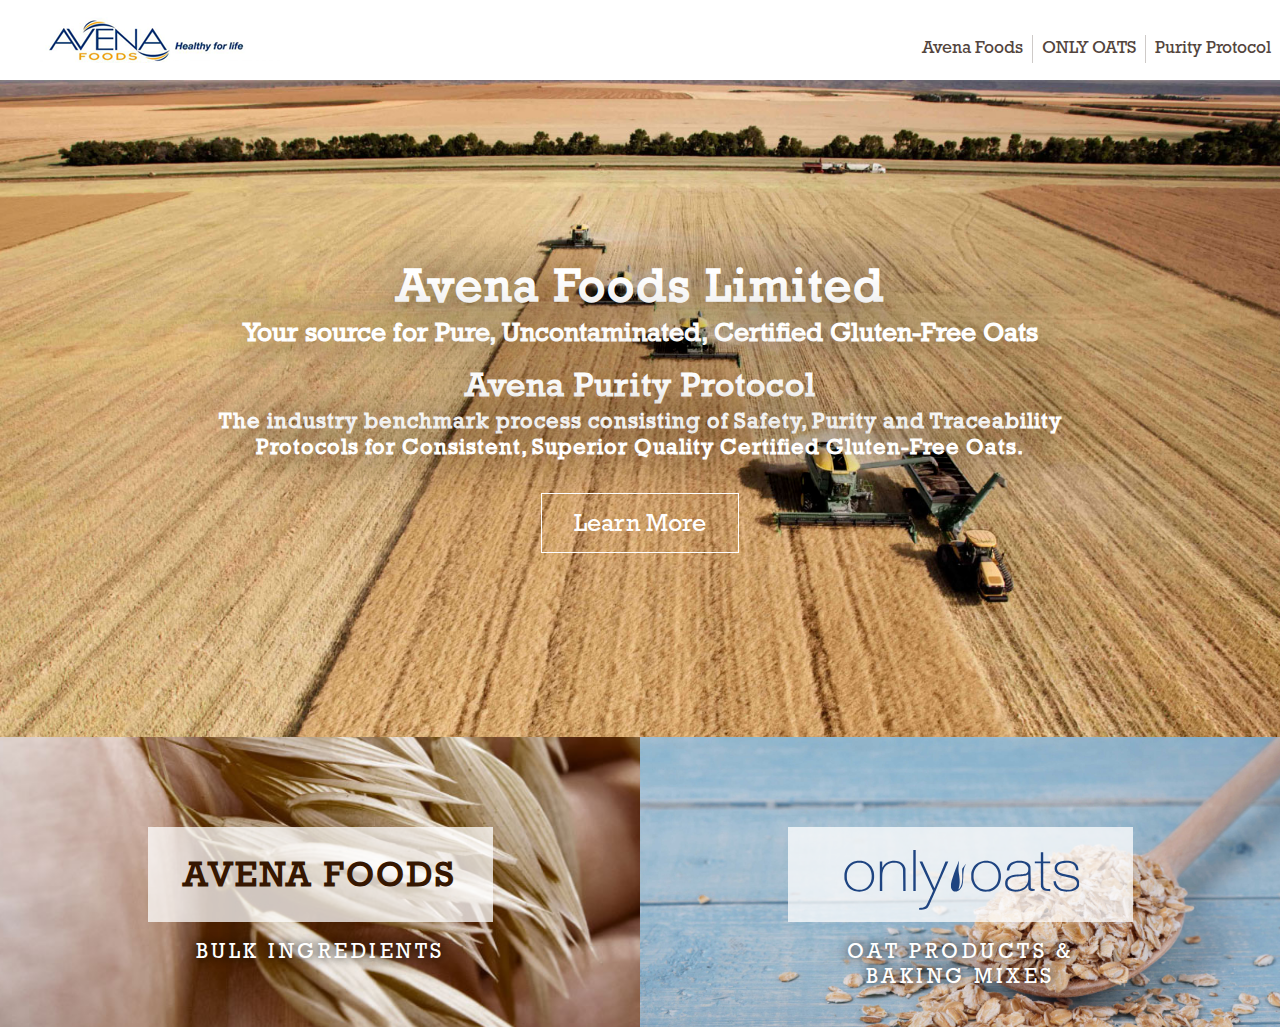
<file: index.html>
<!DOCTYPE html>
<html lang="en">
<head>
	<meta charset="UTF-8">
	<title>Avena Foods Ltd.</title>
  <meta name="viewport" content="width=device-width, initial-scale=1.0, maximum-scale=1.0, user-scalable=no" />
  <link href="css/normalize.css" rel="stylesheet">

  <!-- FontAwesome Icons -->
  <link href="css/font-awesome/css/font-awesome.min.css" rel="stylesheet">
	<link href="css/style.css" rel="stylesheet">
</head>
<body>

  <header class="header">
    
      <div class="header-logo">
        <a href="index.html"><img src="img/logo.png" /></a>
      </div>

      <ul class="topnav">
        <li class="hidden"><a href="#"></a></li>
        <div class="menu">
          <li><a href="bulk.html">Avena Foods</a></li>
          <li> <a href="oats.html">ONLY OATS</a></li>
          <li><a href="#">Purity Protocol</a></li>
        </div>
       </ul>  
    
  </header>
  
  <section class = "wrapper wrap1">
	  <div class="box box1">
      <div class="box1_content">
        <h1>Avena Foods Limited</h1>
        <p>Your source for Pure, Uncontaminated, Certified Gluten-Free Oats</p><br>
        <h2>Avena Purity Protocol</h2>
        <p>The industry benchmark process consisting of Safety, Purity and Traceability <br>Protocols for Consistent, Superior Quality Certified Gluten-Free Oats. </p>
        <a href="css/pdf/AVENA_Content_Purity_Protocol_Rev.pdf" target="_blank"><button class="mainbtn"><span class="mainbtn_text">Learn More</span></button></a>
      </div>
    </div>
  </section>

  <section class ="wrapper wrap2">
    <div class="box box2">
      <a href="bulk.html" class="cover_btn">
        <div class="btn_wrapper">
          <div class="avena_header"><h1>AVENA FOODS</h1></div>
          <div class="header_text">BULK INGREDIENTS</div>
        </div>
      </a>
      
    </div>
    <div class="box box3">
      <a href="oats.html" class="cover_btn">
        <div class="btn_wrapper">
          <div class="oats_header"><img src="img/Only_Oats_Logo.svg" alt=""></div>
          <div class="header_text">OAT PRODUCTS &<br>BAKING MIXES</div>
        </div>
      </a>
    </div>
  </section>
</body>
</html>
</file>
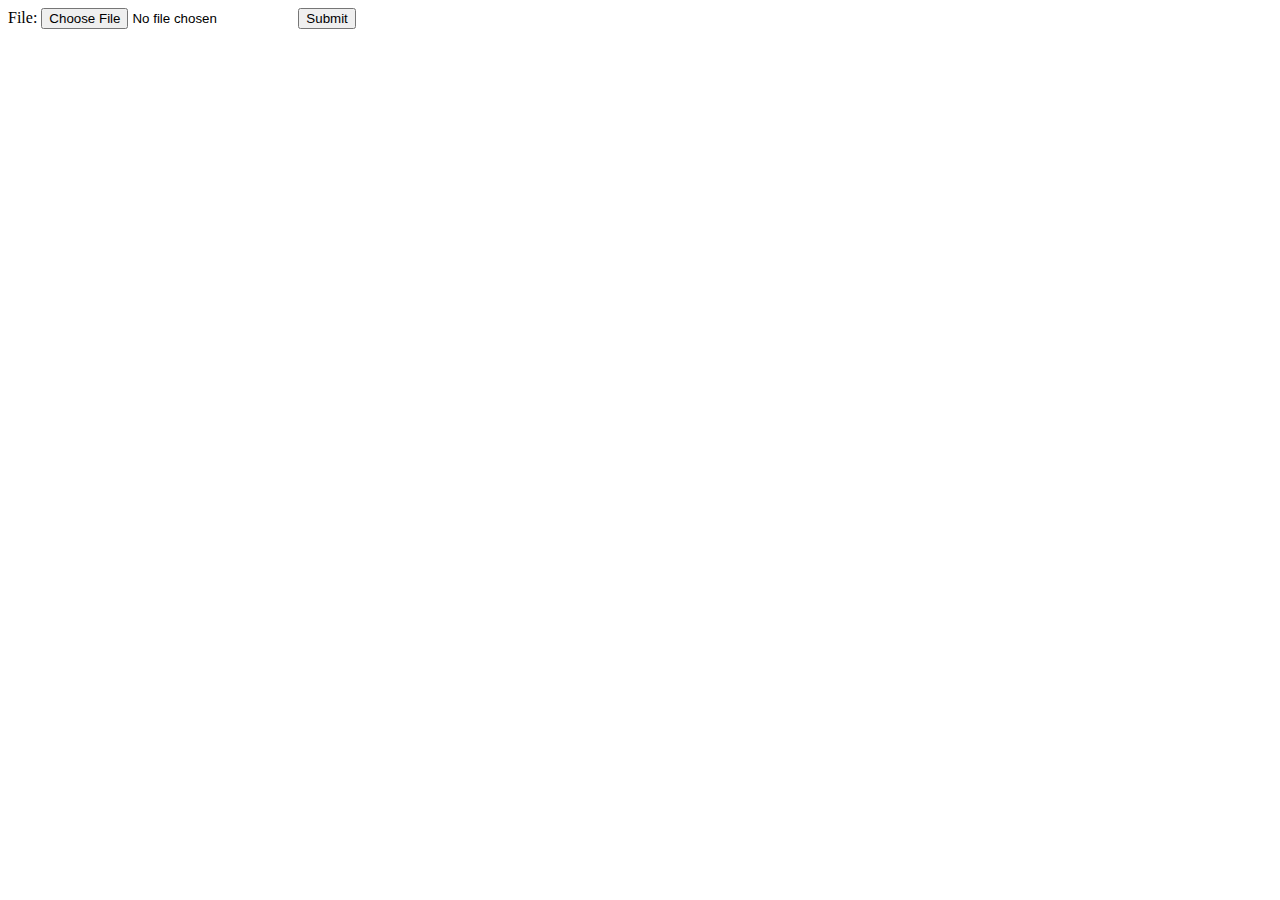
<file: css/php2.html>
<!DOCTYPE html>
<html>
<head>
<title>TITLE</title>
</head>
<body>
	<form method='post' enctype='multipart/form-data' action='upload.php'>     
	File: <input type='file' name='file_upload'>     
	<input type='submit'> 
</form>
</body>
</html>
</file>
<file: css/style.css>
@font-face 
{
  font-family: 'Rockwell';
  font-style: normal;
  font-weight: normal;
  src: url('../src/fonts/Rockwell/RockwellStd.otf') format('opentype');
}

@font-face 
{
  font-family: 'Rockwell Light';
  font-style: lighter;
  font-weight: lighter;
  src: url('../src/fonts/Rockwell/RockwellStd-Light.otf') format('opentype');
}

@import url(//fonts.googleapis.com/css?family=Open+Sans);

html
{
  font-size: 14px;
  overflow-x: hidden;
  overflow-y: scroll;
  padding: 0;
  margin: 0;
}

body
{
  margin: 0 auto;
  font-family: 'Rockwell','Rockwell Light','Helvetica Neue', Arial, Helvetica, Geneva, sans-serif;
}

/* Header */
.header
{
  height: 80px;
  width: 100%;
  position: fixed;
  background: white;
  top: 0;

}

.header-logo
{
  display: block;
  position: absolute;
  left: 40px;
  top: 11.5px;
}

.topnav {
    list-style-type: none;
    margin: 0;
    padding: 0;
    padding-top: 30px;
    overflow: hidden;
    float: right;
}

.topnav li {
    display: inline;
}

.topnav li.hidden a {
  width: 220px;
  display: none;
}

.topnav li.hidden a:after {
  font-family: FontAwesome;
  content: '\f0c9';
  text-align: right;
  float: right;
}

.topnav li a {
  display: block;
  float: left;
  padding: 8px 16px 4px 16px;
  color: #53453d;
  text-decoration: none;
  text-align: center;
  font-size: 1.4em;
  border-right: 1px #CECAC8 solid;
}

.topnav li:last-child a {
  border-right: none;
}

.topnav .menu li a:hover {
  font-weight: bolder;
  color: white;
  background-color: #87CEEB;
}

/* Wrapper element */
.wrapper
{
  display: -webkit-box;
  display: -moz-box;
  display: -ms-flexbox;
  display: -webkit-flex;
  display: flex;
  min-width: 952px;
}

/* Wrapper for Hero header */
.wrap1
{
  flex-direction: column;

  height: 73vh;
  min-width: auto;
  min-height: 550px;
  margin-top: 80px;
  
}


/* Hero header */
.box1
{
  -webkit-flex:1;
  -webkit-box-flex:1;
  -moz-flex:1;
  -moz-box-flex:1;
  -ms-flex:1;
  flex:1;
  min-height: 550px;
  /* turn flex item into flex wrapper */
  display: -webkit-box;
  display: -moz-box;
  display: -ms-flexbox;
  display: -webkit-flex;
  display: flex;

  background: url('../img/landing/main_bg.jpg') no-repeat 50% 50%;
  background-size: cover;

  /* for centering inside div */
  align-items: center; 
  justify-content: center;

}

.box1_content
{
    width: 940px;
    text-align: center;
    color: white;
    text-shadow: 0px 0px 50px rgba(0, 0, 0, 0.8);
    margin: 0 20px;
}

.box1_content h1
{
  font-size: 3.4em;
  letter-spacing: 2px;
  margin: 0 auto;
}

.box1_content p:nth-of-type(1)
{
  font-size: 1.9em;
  font-family: Rockwell;
  font-weight: bold;
  margin: 0 auto;
}

.box1_content h2
{
  font-size: 2.42em;
  letter-spacing: 1px;
  margin: 0 auto;
}

.box1_content p:nth-of-type(2)
{
  font-size: 1.57em;
  font-family: Rockwell;
  font-weight: bold;
  letter-spacing: 1px;
  margin: 0 auto;
}

/* Learn More Button */
.mainbtn 
{
  height: 60px;
  width: 198px;
  background-color:transparent;
  border: 1px solid #ffffff;
  cursor: pointer;
  color: #ffffff;
  text-decoration: none;
  outline: none;
  margin-top: 30px;
  
}

.mainbtn_text
{
  font-size: 1.8em;
  line-height: 2.5em;
  font-family: Rockwell;

}

.mainbtn:hover 
{
  background-color: rgba(1, 1, 1, 0.2);
  color: #ffffff;
  text-decoration: none;
}
.mainbtn:active
 {
  position: relative;
  top: 1px;
}

/* Wrapper for split button */
.wrap2
{
  flex-direction: row;
  min-height: 290px; 
  height: 27vh;
  width:auto;
}


.cover_btn
{
  text-decoration: none;
  cursor: auto;
}

.cover_btn:hover,
.cover_btn:visited,
.cover_btn:focus,
.cover_btn:link {
  text-decoration: none;
}

.btn_wrapper
{
  position: relative; 
  font-family: Rockwell;
  text-align: center;
  color: white;
  width: auto;
  top: 90px; 

  display: -webkit-box;
  display: -moz-box;
  display: -ms-flexbox;
  display: -webkit-flex;
  display: flex;
  flex-direction: column;

  align-items: center;
  justify-content: center;
}

.avena_header, .oats_header
{
  width: 345px;
  height: 95px;
  background-color:rgba(255, 255, 255, 0.75);

  display: flex;
  justify-content:center;
  align-content:center;
  flex-direction:column;
  margin-bottom: 10px;
}

.header_text
{
  font-size: 1.5em;
  letter-spacing: 3.5px;
  margin-top: 10px;
  text-shadow: 0px 0px 10px #000000;
}

.cover_btn:hover .avena_header
{
  background-color: rgba(1, 1, 1, 0.2);

}

.cover_btn:hover .oats_header
{
  background-color: rgba(1, 1, 1, 0.2);

}

.cover_btn:hover  h1
{
  color: white;
}

.avena_header h1
{
  font-size: 2.5em;
  color: #361701;
  letter-spacing: 2.5px;
  margin-top: 35px;
}

.oats_header img
{
  margin-top: 10px;
  height: 75px;
}



/* Avena Foods Box */
.box2
{
  -webkit-flex:1;
  -webkit-box-flex:1;
  -moz-flex:1;
  -moz-box-flex:1;
  -ms-flex:1;
  flex: 1;
  background:url('../img/landing/avena_bg.jpg') no-repeat 30% 61%;
  background-size: 250%;
}

/* Only Oats Box */
.box3
{
  -webkit-flex:1;
  -webkit-box-flex:1;
  -moz-flex:1;
  -moz-box-flex:1;
  -ms-flex:1;
  flex: 1;
  background:url('../img/landing/oats_bg.jpg') no-repeat 90% 60%;
  background-size: cover !important;
  background-position: 0% 0%;
}



/**
 * 
 * MEDIA QUERIES
 * 
 */

@media only screen and (min-width: 320px) and (max-width: 479px){ 
  .header
  {
    height: 50px;
  }

  .header-logo
  {
    top: 7.5px;
    left: 10px;
  }

  .header-logo > a > img
  {
    height: 30px;
  }

  .menu-btn
  {
    font-size: 1.0em;
    padding: 0px;
    position: absolute;
    top: 7.5px;
    right: -40px;
  }

  .menu-content
  {
    top: 42px;
    right: -60px;
    min-width: 140px;
  }

  .box1_content
  {
    margin: 0 50px;
    height: 430px;
  }

  .box1_content h1
  {
    font-size: 2.0em;
    letter-spacing: 2px;
    margin: 0 auto;
  }

  .box1_content p:nth-of-type(1)
  {
    font-size: 1.2em;
    font-weight: normal;
  }

  .box1_content h2
  {
    font-size: 1.8em;
    letter-spacing: 1px;
    margin-top: 20px;
  }

  .box1_content p:nth-of-type(2)
  {
    font-size: 1.0em;
    letter-spacing: 1px;
    font-weight: normal;

  }

  /* Learn More Button */
  .mainbtn 
  {
    height: 45px;
    width: 150px;
    margin-top: 30px;
    
  }

  .mainbtn_text
  {
    font-size: 1.3em !important;
  }
  
  .wrapper
  {
    min-width: 320px;
  }

  .wrap1
  {
    flex-direction: column;

    height: 43vh;
    min-width: auto;
    min-height: 580px;
    margin-top: 50px;
  }

  .box1
  {

    background: url('../img/landing/main_bg_mobile.jpg') no-repeat 50% 50%;
    background-size: cover; 

  }

    /* Wrapper for split button */
  .wrap2
  {
    flex-direction: column;
    min-height: 570px;
    height: 27vh;
    width:auto;
  }

  .topnav {
    padding-top: 10px;
  }

  .topnav li {
    display: block;
  }

  .topnav li a {
    border: none;
    display: none;
  }

  .topnav li.hidden a {
    display: block;
  }

  .topnav:hover li a {
    display: block;
    width: 200px;
  }

  .topnav .menu li a {
    background-color: white;
    font-size: 1.2em;
  }

  .topnav .menu li a:hover {
    background-color: #87CEEB;
  }

  .box3
  {
    background:url('../img/landing/oats_bg_mobile.jpg') no-repeat 90% 60%;
  }

  .box2
  {
    background:url('../img/landing/avena_bg_mobile.jpg') no-repeat 60% 60%;
  }


 }

@media only screen and (min-width: 480px) and (max-width: 767px){ 


  .box1_content
  {
    margin: 0 80px;
  }

  .box1_content h1
  {
    font-size: 2.8em;
    letter-spacing: 2px;
    margin: 0 auto;
  }

  .box1_content p:nth-of-type(1)
{
  font-size: 1.5em;
}

.box1_content h2
{
  font-size: 2.1em;
  letter-spacing: 1px;
  margin-top: 20px;
}

.box1_content p:nth-of-type(2)
{
  font-size: 1.2em;
  letter-spacing: 1px;

}

/* Learn More Button */
.mainbtn 
{
  height: 50px;
  width: 188px;
  margin-top: 30px;
  
}

.mainbtn_text
{
  line-height: 2.1em;
}
  
  .wrapper
  {
    min-width: 480px;
  }

  .wrap1
  {
    flex-direction: column;

    height: 43vh;
    min-width: auto;
    min-height: 550px;
  }

  .box1
  {

    background: url('../img/landing/main_bg_mobile.jpg') ;
    background-size: cover; 

  }

    /* Wrapper for split button */
  .wrap2
  {
    flex-direction: column;
    min-height: 570px;
    height: 27vh;
    width:auto;
  }

  .topnav {
    padding-top: 25px;
  }

  .topnav li {
    display: block;
  }

  .topnav li a {
    border: none;
    display: none;
  }

  .topnav li.hidden a {
    display: block;
  }

  .topnav:hover li a {
    display: block;
    width: 200px;
  }

  .topnav .menu li a {
    background-color: white;
    font-size: 1.2em;
  }

  .topnav .menu li a:hover {
    background-color: #87CEEB;
  }

  .box3
  {
    background:url('../img/landing/oats_bg_mobile.jpg');
  }

  .box2
  {
    background:url('../img/landing/avena_bg_mobile.jpg') no-repeat 60% 60%;
  }


 }

@media only screen and (min-width: 768px) and (max-width: 991px){ 

  .wrapper
  {
    min-width: 768px;
  }

  .wrap1
  {
    flex-direction: column;

    height: 73vh;
    min-width: auto;
    min-height: 550px;
  }

  .box1
  {

    background: url('../img/landing/main_bg_mobile.jpg') no-repeat 50% 50%;
    background-size: cover;

  }

    /* Wrapper for split button */
  .wrap2
  {
    flex-direction: column;
    min-height: 570px;
    height: 27vh;
    width:auto;
  }

  .topnav {
    padding-top: 25px;
  }

  .topnav li {
    display: block;
  }

  .topnav li a {
    border: none;
    display: none;
  }

  .topnav li.hidden a {
    display: block;
  }

  .topnav:hover li a {
    display: block;
    width: 200px;
  }

  .topnav .menu li a {
    background-color: white;
    font-size: 1.2em;
  }

  .topnav .menu li a:hover {
    background-color: #87CEEB;
  }

 }

@media only screen and (min-width: 992px) and (max-width: 1420px){ 
  .topnav {
    padding-top: 35px;
  }

  .topnav li a {
    padding: 4px 9px 2px 9px;
    font-size: 1.25em;
  }
}
</file>
